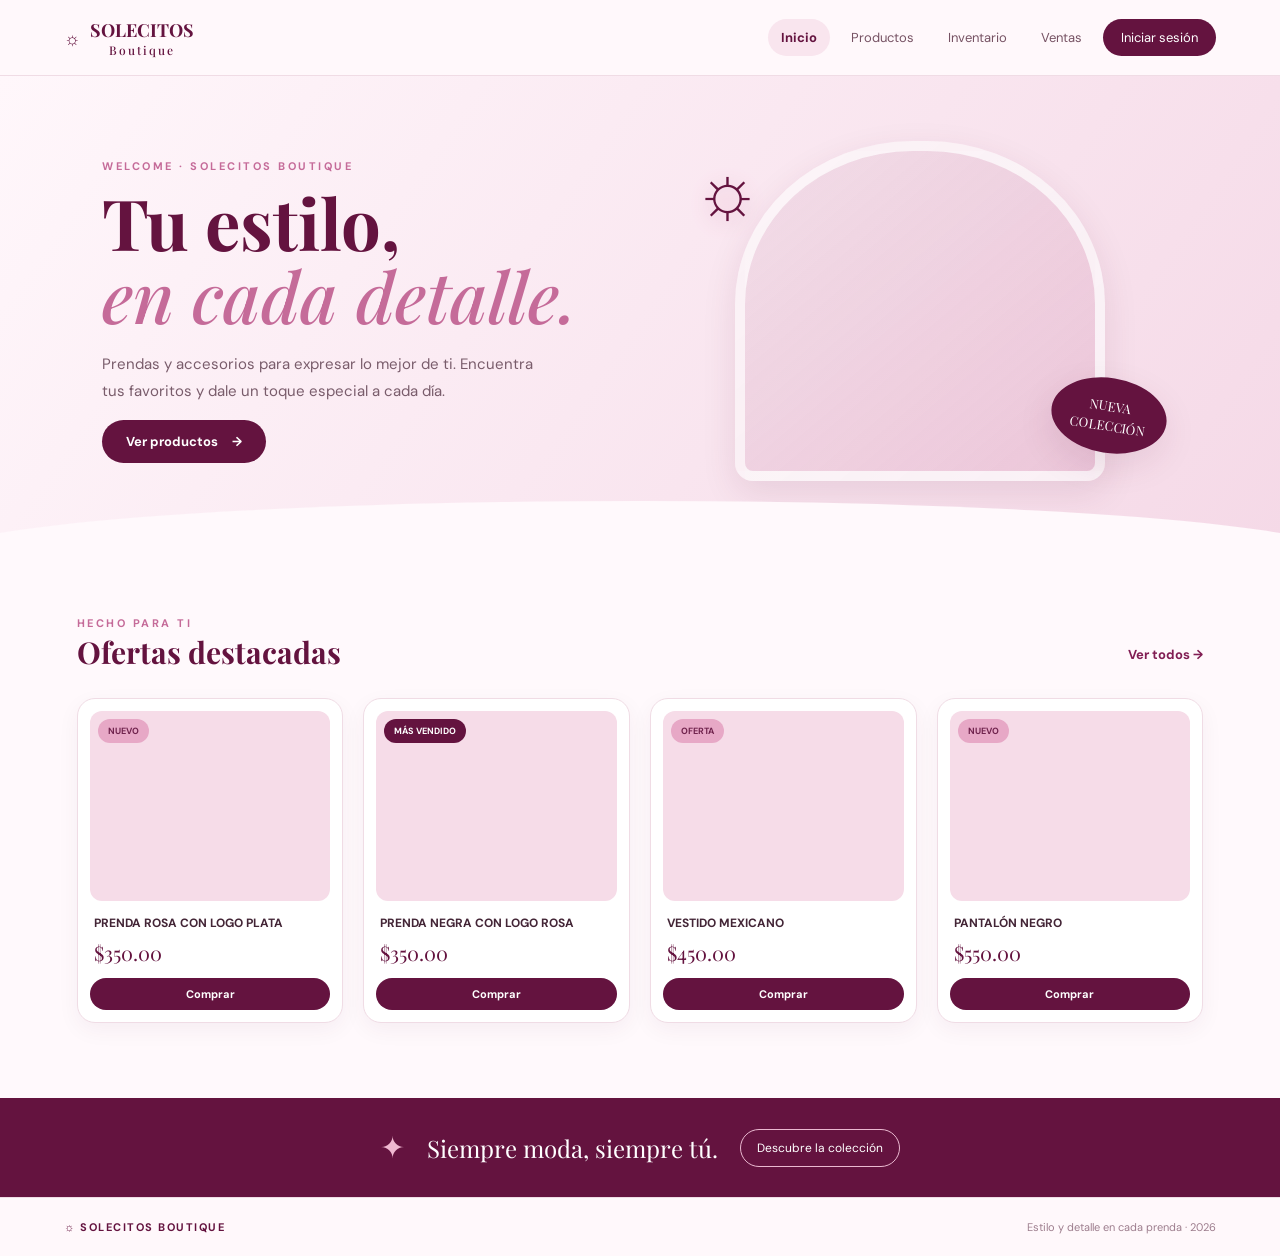
<file: index.html>
<!DOCTYPE html>
<html lang="es">
<head>
  <meta charset="UTF-8">
  <meta name="viewport" content="width=device-width, initial-scale=1.0">
  <title>Solecitos Boutique | Inicio</title>
  <link rel="stylesheet" href="css/estilos.css">
</head>
<body>
  <header class="topbar">
    <a class="mini-logo" href="index.html">☼ <span>SOLECITOS <small>Boutique</small></span></a>
    <nav class="top-nav">
      <a class="active" href="index.html">Inicio</a>
      <a href="productos.html">Productos</a>
      <a href="inventario.html">Inventario</a>
      <a href="ventas.html">Ventas</a>
      <a class="login-link" href="login.html">Iniciar sesión</a>
    </nav>
  </header>

  <main class="home-page">
    <section class="hero">
      <div class="hero-copy">
        <p class="eyebrow">WELCOME · SOLECITOS BOUTIQUE</p>
        <h1>Tu estilo,<br><em>en cada detalle.</em></h1>
        <p>Prendas y accesorios para expresar lo mejor de ti. Encuentra tus favoritos y dale un toque especial a cada día.</p>
        <a class="button" href="productos.html">Ver productos <span>→</span></a>
      </div>
      <div class="hero-art">
        <div class="sun-mark">☼</div>
        <div class="hero-image"></div>
        <div class="hero-sticker">NUEVA<br>COLECCIÓN</div>
      </div>
    </section>

    <section class="section-wrap">
      <div class="section-heading">
        <div><span class="eyebrow">HECHO PARA TI</span><h2>Ofertas destacadas</h2></div>
        <a class="text-link" href="productos.html">Ver todos →</a>
      </div>
      <div class="product-grid">
        <article class="product-card">
          <span class="tag">Nuevo</span><div class="product-photo photo-blusa"></div>
          <h3>Prenda rosa con logo plata</h3><p class="price">$350.00</p><a href="productos.html" class="small-button">Comprar</a>
        </article>
        <article class="product-card">
          <span class="tag tag-dark">Más vendido</span><div class="product-photo photo-negra"></div>
          <h3>Prenda negra con logo rosa</h3><p class="price">$350.00</p><a href="productos.html" class="small-button">Comprar</a>
        </article>
        <article class="product-card">
          <span class="tag">Oferta</span><div class="product-photo photo-vestido"></div>
          <h3>Vestido mexicano</h3><p class="price">$450.00</p><a href="productos.html" class="small-button">Comprar</a>
        </article>
        <article class="product-card">
          <span class="tag">Nuevo</span><div class="product-photo photo-pantalon"></div>
          <h3>Pantalón negro</h3><p class="price">$550.00</p><a href="productos.html" class="small-button">Comprar</a>
        </article>
      </div>
    </section>
    <section class="promo-band"><span>✦</span><p>Siempre moda, siempre tú.</p><a href="productos.html">Descubre la colección</a></section>
  </main>
  <footer class="footer"><span>☼ SOLECITOS BOUTIQUE</span><span>Estilo y detalle en cada prenda · 2026</span></footer>
</body>
</html>
</file>
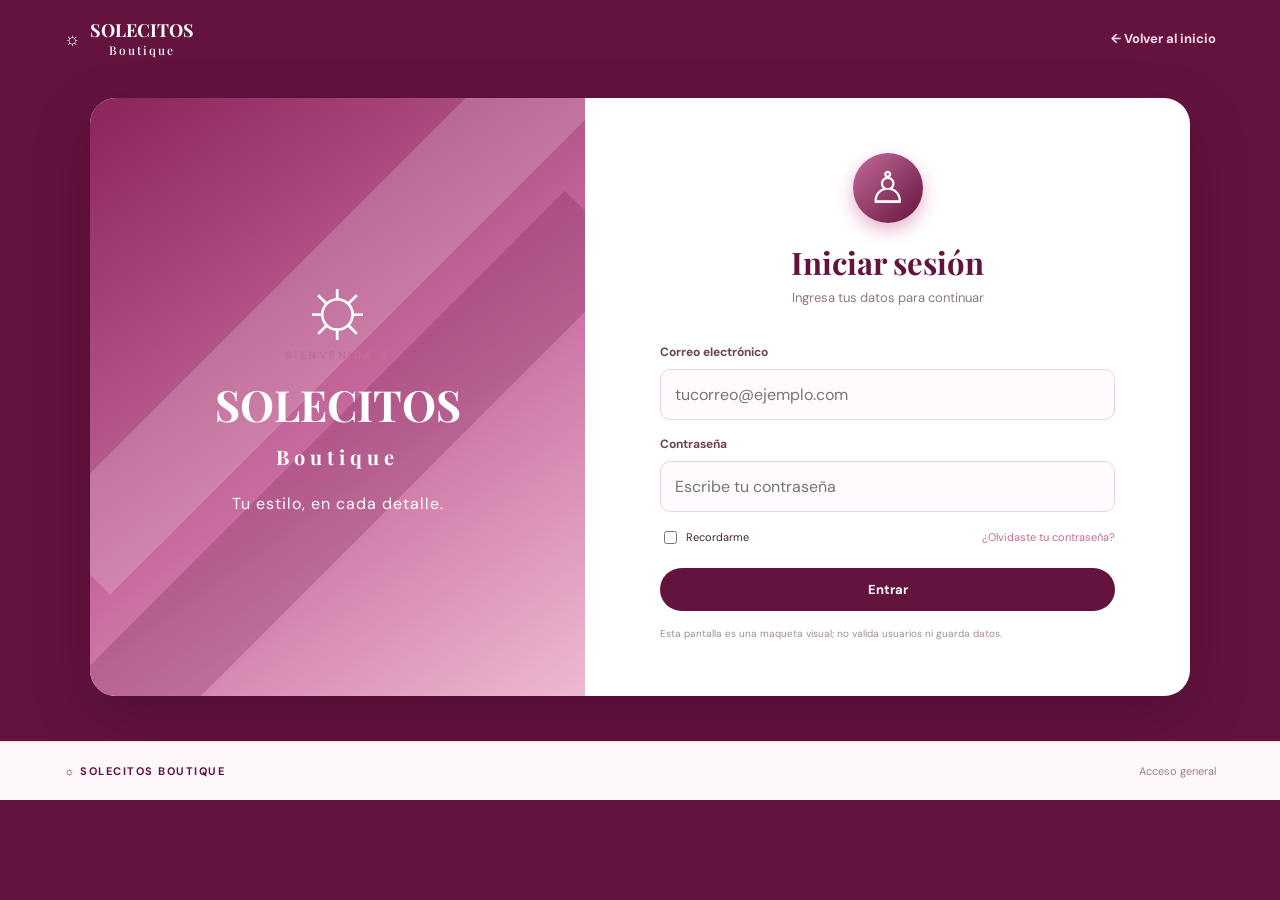
<file: login.html>
<!DOCTYPE html>
<html lang="es">
<head>
  <meta charset="UTF-8">
  <meta name="viewport" content="width=device-width, initial-scale=1.0">
  <title>Solecitos Boutique | Acceso</title>
  <link rel="stylesheet" href="css/estilos.css">
</head>
<body class="login-body">
  <header class="simple-header"><a class="mini-logo" href="index.html">☼ <span>SOLECITOS <small>Boutique</small></span></a><a class="text-link" href="index.html">← Volver al inicio</a></header>
  <main class="login-layout">
    <section class="login-decoration">
      <div class="decoration-sun">☼</div>
      <p class="eyebrow">BIENVENIDA A</p>
      <h1>SOLECITOS<br><small>Boutique</small></h1>
      <p>Tu estilo, en cada detalle.</p>
      <div class="ribbon ribbon-one"></div><div class="ribbon ribbon-two"></div>
    </section>
    <section class="login-panel">
      <div class="user-icon">♙</div>
      <h2>Iniciar sesión</h2>
      <p class="muted">Ingresa tus datos para continuar</p>
      <form action="#" method="get">
        <label for="email">Correo electrónico</label>
        <input id="email" name="email" type="email" placeholder="tucorreo@ejemplo.com" required>
        <label for="password">Contraseña</label>
        <input id="password" name="password" type="password" placeholder="Escribe tu contraseña" required>
        <div class="form-row"><label class="check-label"><input type="checkbox"> Recordarme</label><a href="#ayuda">¿Olvidaste tu contraseña?</a></div>
        <button class="button full-button" type="submit">Entrar</button>
      </form>
      <p class="login-note" id="ayuda">Esta pantalla es una maqueta visual; no valida usuarios ni guarda datos.</p>
    </section>
  </main>
  <footer class="footer"><span>☼ SOLECITOS BOUTIQUE</span><span>Acceso general</span></footer>
</body>
</html>
</file>
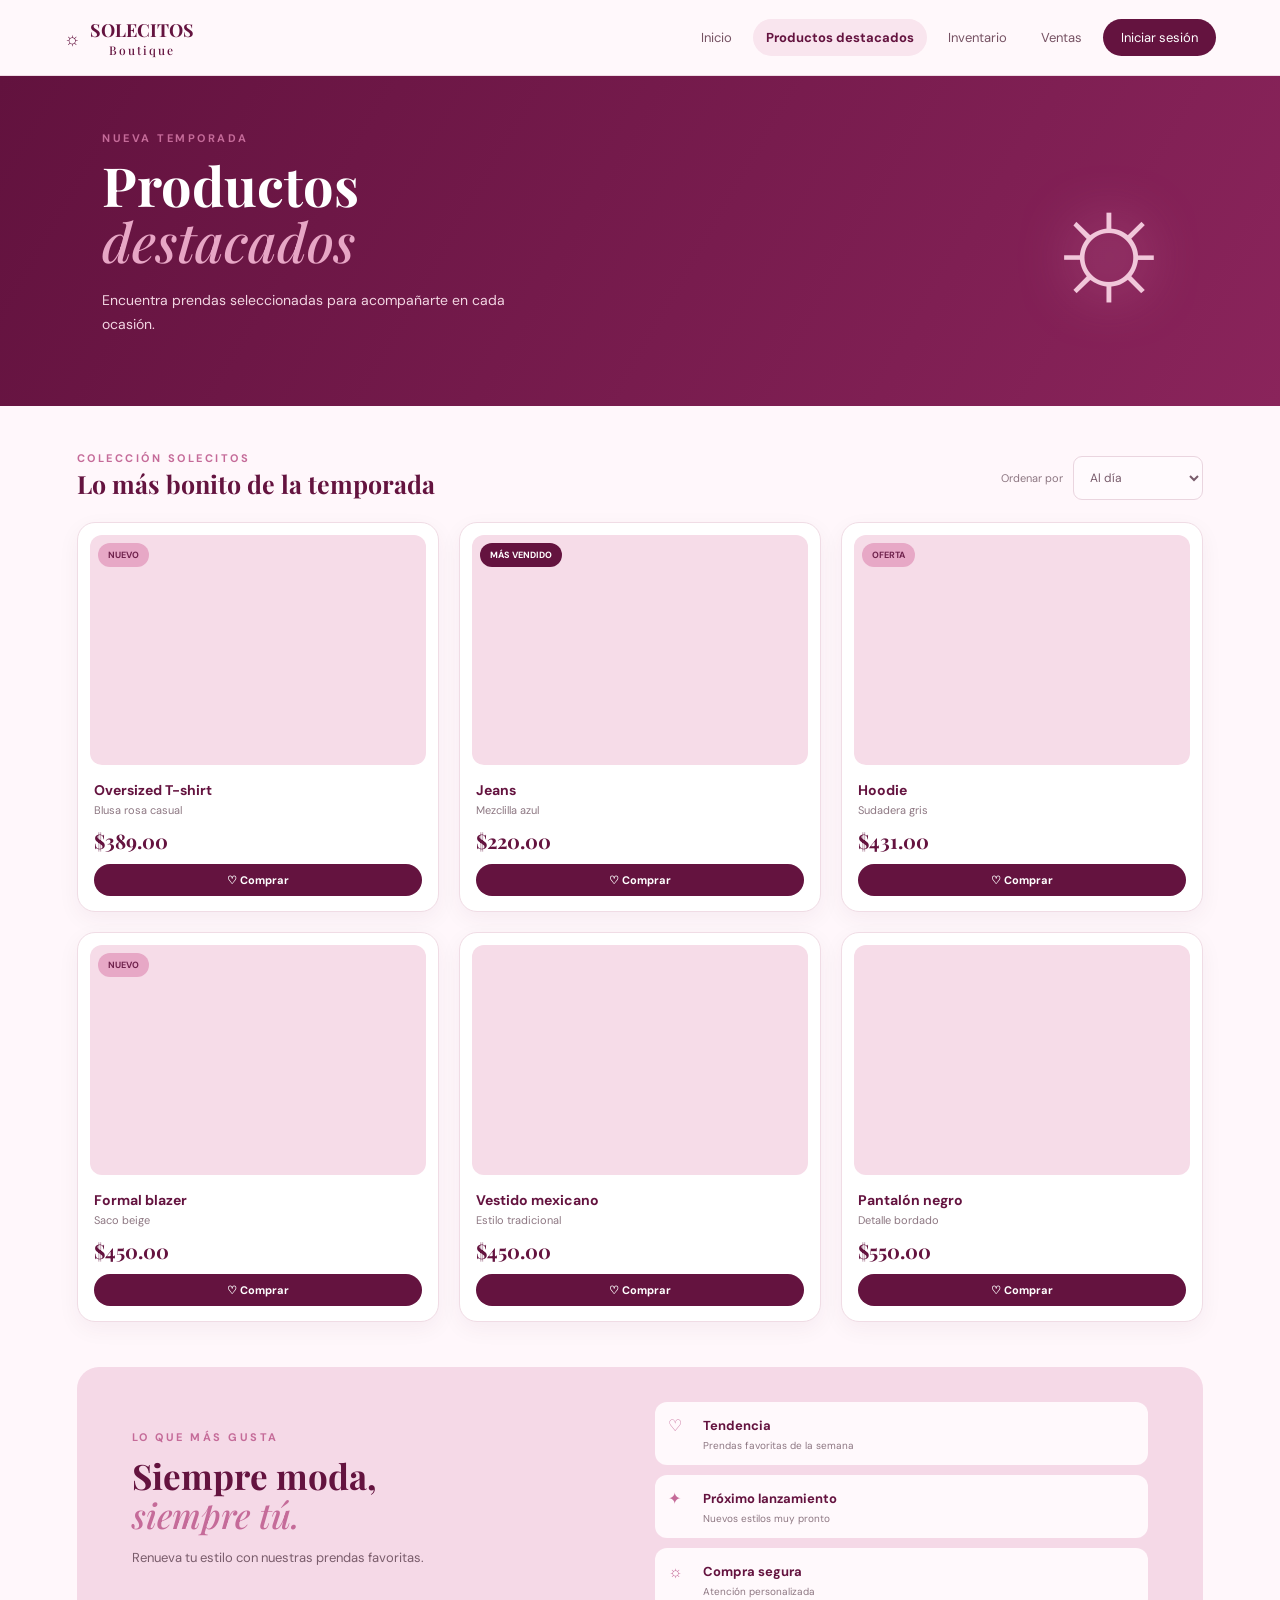
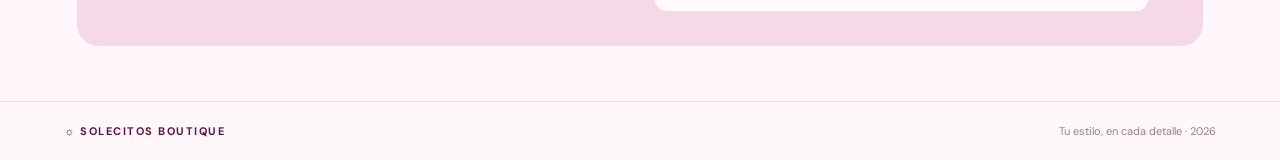
<file: productos.html>
<!DOCTYPE html>
<html lang="es">
<head>
  <meta charset="UTF-8">
  <meta name="viewport" content="width=device-width, initial-scale=1.0">
  <title>Solecitos Boutique | Productos destacados</title>
  <link rel="stylesheet" href="css/estilos.css">
</head>
<body class="catalog-body">
  <header class="topbar"><a class="mini-logo" href="index.html">☼ <span>SOLECITOS <small>Boutique</small></span></a><nav class="top-nav"><a href="index.html">Inicio</a><a class="active" href="productos.html">Productos destacados</a><a href="inventario.html">Inventario</a><a href="ventas.html">Ventas</a><a class="login-link" href="login.html">Iniciar sesión</a></nav></header>
  <main class="catalog-page">
    <section class="catalog-hero"><div><p class="eyebrow">NUEVA TEMPORADA</p><h1>Productos<br><em>destacados</em></h1><p>Encuentra prendas seleccionadas para acompañarte en cada ocasión.</p></div><div class="catalog-sun">☼</div></section>
    <div class="catalog-toolbar"><div><span class="eyebrow">COLECCIÓN SOLECITOS</span><h2>Lo más bonito de la temporada</h2></div><label>Ordenar por <select><option>Al día</option><option>Precio menor</option><option>Precio mayor</option></select></label></div>
    <div class="catalog-grid">
      <article class="catalog-card"><span class="tag">Nuevo</span><div class="catalog-photo photo-blusa"></div><div class="catalog-info"><h3>Oversized T-shirt</h3><p>Blusa rosa casual</p><strong>$389.00</strong><a href="login.html" class="small-button">♡ Comprar</a></div></article>
      <article class="catalog-card"><span class="tag tag-dark">Más vendido</span><div class="catalog-photo photo-jeans"></div><div class="catalog-info"><h3>Jeans</h3><p>Mezclilla azul</p><strong>$220.00</strong><a href="login.html" class="small-button">♡ Comprar</a></div></article>
      <article class="catalog-card"><span class="tag">Oferta</span><div class="catalog-photo photo-hoodie"></div><div class="catalog-info"><h3>Hoodie</h3><p>Sudadera gris</p><strong>$431.00</strong><a href="login.html" class="small-button">♡ Comprar</a></div></article>
      <article class="catalog-card"><span class="tag">Nuevo</span><div class="catalog-photo photo-blazer"></div><div class="catalog-info"><h3>Formal blazer</h3><p>Saco beige</p><strong>$450.00</strong><a href="login.html" class="small-button">♡ Comprar</a></div></article>
      <article class="catalog-card"><div class="catalog-photo photo-vestido"></div><div class="catalog-info"><h3>Vestido mexicano</h3><p>Estilo tradicional</p><strong>$450.00</strong><a href="login.html" class="small-button">♡ Comprar</a></div></article>
      <article class="catalog-card"><div class="catalog-photo photo-pantalon"></div><div class="catalog-info"><h3>Pantalón negro</h3><p>Detalle bordado</p><strong>$550.00</strong><a href="login.html" class="small-button">♡ Comprar</a></div></article>
    </div>
    <section class="trend-panel"><div><p class="eyebrow">LO QUE MÁS GUSTA</p><h2>Siempre moda,<br><em>siempre tú.</em></h2><p>Renueva tu estilo con nuestras prendas favoritas.</p></div><div class="trend-list"><div>♡ <strong>Tendencia</strong><span>Prendas favoritas de la semana</span></div><div>✦ <strong>Próximo lanzamiento</strong><span>Nuevos estilos muy pronto</span></div><div>☼ <strong>Compra segura</strong><span>Atención personalizada</span></div></div></section>
  </main>
  <footer class="footer"><span>☼ SOLECITOS BOUTIQUE</span><span>Tu estilo, en cada detalle · 2026</span></footer>
</body>
</html>
</file>
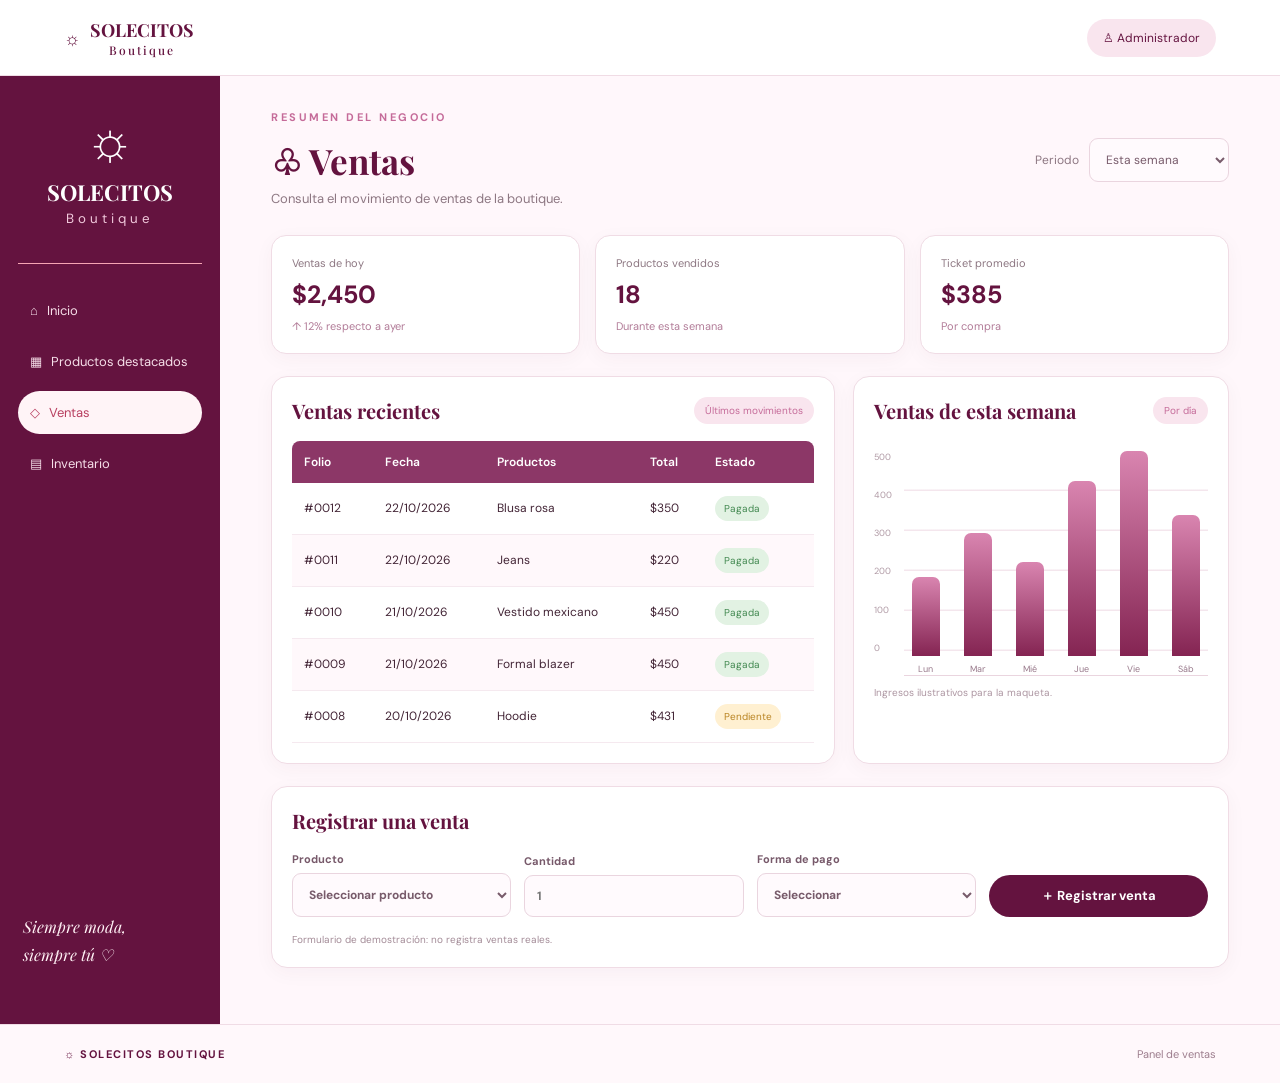
<file: ventas.html>
<!DOCTYPE html>
<html lang="es">
<head>
  <meta charset="UTF-8">
  <meta name="viewport" content="width=device-width, initial-scale=1.0">
  <title>Solecitos Boutique | Ventas</title>
  <link rel="stylesheet" href="css/estilos.css">
</head>
<body>
  <header class="dashboard-header"><a class="mini-logo" href="index.html">☼ <span>SOLECITOS <small>Boutique</small></span></a><a class="user-pill" href="login.html">♙ Administrador</a></header>
  <div class="dashboard">
    <aside class="sidebar sales-sidebar"><div class="sidebar-brand"><span class="big-sun">☼</span><h2>SOLECITOS</h2><small>Boutique</small></div><nav><a href="index.html">⌂ &nbsp; Inicio</a><a href="productos.html">▦ &nbsp; Productos destacados</a><a class="active" href="ventas.html">◇ &nbsp; Ventas</a><a href="inventario.html">▤ &nbsp; Inventario</a></nav><p class="sidebar-note">Siempre moda,<br>siempre tú ♡</p></aside>
    <main class="dashboard-main sales-main">
      <div class="page-title-row"><div><p class="eyebrow">RESUMEN DEL NEGOCIO</p><h1>♧ Ventas</h1><p class="muted">Consulta el movimiento de ventas de la boutique.</p></div><label class="date-label">Periodo <select><option>Esta semana</option><option>Este mes</option><option>Hoy</option></select></label></div>
      <div class="stats-grid sales-stats"><article class="stat-card"><span>Ventas de hoy</span><strong>$2,450</strong><small>↑ 12% respecto a ayer</small></article><article class="stat-card"><span>Productos vendidos</span><strong>18</strong><small>Durante esta semana</small></article><article class="stat-card"><span>Ticket promedio</span><strong>$385</strong><small>Por compra</small></article></div>
      <div class="sales-grid"><section class="table-card"><div class="table-heading"><h2>Ventas recientes</h2><span class="pill">Últimos movimientos</span></div><div class="table-scroll"><table><thead><tr><th>Folio</th><th>Fecha</th><th>Productos</th><th>Total</th><th>Estado</th></tr></thead><tbody><tr><td>#0012</td><td>22/10/2026</td><td>Blusa rosa</td><td>$350</td><td><span class="status normal">Pagada</span></td></tr><tr><td>#0011</td><td>22/10/2026</td><td>Jeans</td><td>$220</td><td><span class="status normal">Pagada</span></td></tr><tr><td>#0010</td><td>21/10/2026</td><td>Vestido mexicano</td><td>$450</td><td><span class="status normal">Pagada</span></td></tr><tr><td>#0009</td><td>21/10/2026</td><td>Formal blazer</td><td>$450</td><td><span class="status normal">Pagada</span></td></tr><tr><td>#0008</td><td>20/10/2026</td><td>Hoodie</td><td>$431</td><td><span class="status low">Pendiente</span></td></tr></tbody></table></div></section>
      <section class="chart-card"><div class="table-heading"><h2>Ventas de esta semana</h2><span class="pill">Por día</span></div><div class="chart"><div class="y-labels"><span>500</span><span>400</span><span>300</span><span>200</span><span>100</span><span>0</span></div><div class="chart-bars"><div class="bar-wrap"><div class="bar" style="height:35%"></div><span>Lun</span></div><div class="bar-wrap"><div class="bar" style="height:55%"></div><span>Mar</span></div><div class="bar-wrap"><div class="bar" style="height:42%"></div><span>Mié</span></div><div class="bar-wrap"><div class="bar" style="height:78%"></div><span>Jue</span></div><div class="bar-wrap"><div class="bar" style="height:92%"></div><span>Vie</span></div><div class="bar-wrap"><div class="bar" style="height:63%"></div><span>Sáb</span></div></div></div><p class="chart-caption">Ingresos ilustrativos para la maqueta.</p></section></div>
      <section class="form-card"><h2>Registrar una venta</h2><form class="inventory-form" action="#" method="get"><label>Producto<select><option>Seleccionar producto</option><option>Blusa rosa</option><option>Jeans</option><option>Vestido mexicano</option></select></label><label>Cantidad<input type="number" min="1" placeholder="1"></label><label>Forma de pago<select><option>Seleccionar</option><option>Efectivo</option><option>Tarjeta</option><option>Transferencia</option></select></label><button class="button" type="submit">＋ Registrar venta</button></form><p class="login-note">Formulario de demostración: no registra ventas reales.</p></section>
    </main>
  </div>
  <footer class="footer"><span>☼ SOLECITOS BOUTIQUE</span><span>Panel de ventas</span></footer>
</body>
</html>
</file>
<file: css/estilos.css>
@import url("https://fonts.googleapis.com/css2?family=DM+Sans:wght@400;500;600;700&family=Playfair+Display:wght@500;600;700&display=swap");
:root {
  --wine: #64133f;
  --wine2: #811d53;
  --pink: #c56b99;
  --rose: #e8b9cf;
  --pale: #fff5f9;
  --pale2: #f9e5ee;
  --coral: #ce7774;
  --ink: #432536;
  --muted: #8d7782;
  --white: #fff;
  --line: #f0dce5;
  --shadow: 0 12px 35px rgba(87, 20, 54, 0.1);
}
* {
  box-sizing: border-box;
}
html {
  scroll-behavior: smooth;
}
body {
  margin: 0;
  background: #fff9fc;
  color: var(--ink);
  font-family: "DM Sans", Arial, sans-serif;
}
a {
  color: inherit;
  text-decoration: none;
}
button,
input,
select {
  font: inherit;
}
.topbar,
.simple-header,
.dashboard-header {
  min-height: 76px;
  padding: 15px clamp(18px, 5vw, 70px);
  display: flex;
  align-items: center;
  justify-content: space-between;
  gap: 22px;
  background: #fff8fb;
  border-bottom: 1px solid var(--line);
}
.mini-logo {
  display: flex;
  align-items: center;
  gap: 9px;
  color: var(--wine);
  font-family: "Playfair Display", serif;
  font-weight: 700;
  font-size: 18px;
  white-space: nowrap;
}
.mini-logo:first-letter {
  font-size: 30px;
}
.mini-logo small {
  display: block;
  text-align: center;
  font-family: "Playfair Display", serif;
  font-size: 12px;
  font-weight: 500;
  letter-spacing: 2px;
}
.top-nav {
  display: flex;
  align-items: center;
  gap: 8px;
  flex-wrap: wrap;
}
.top-nav a {
  font-size: 13px;
  padding: 10px 13px;
  border-radius: 24px;
  color: #765263;
}
.top-nav a:hover,
.top-nav a.active {
  background: var(--pale2);
  color: var(--wine);
  font-weight: 700;
}
.top-nav .login-link {
  background: var(--wine);
  color: white;
  padding-inline: 18px;
}
.home-page {
  overflow: hidden;
}
.hero {
  min-height: 460px;
  padding: 65px clamp(22px, 8vw, 120px);
  display: grid;
  grid-template-columns: 1fr 1fr;
  gap: 45px;
  align-items: center;
  background: linear-gradient(125deg, #fff7fb 0%, #f5d9e7 100%);
  position: relative;
}
.hero:after {
  content: "";
  position: absolute;
  bottom: -65px;
  left: -5%;
  width: 110%;
  height: 110px;
  background: #fff9fc;
  border-radius: 50% 50% 0 0;
}
.hero-copy {
  position: relative;
  z-index: 1;
  max-width: 540px;
}
.eyebrow {
  font-size: 11px;
  letter-spacing: 2.5px;
  color: var(--pink);
  font-weight: 700;
  margin: 0 0 13px;
}
.hero h1,
.catalog-hero h1 {
  font-family: "Playfair Display", serif;
  font-size: clamp(42px, 5.5vw, 72px);
  line-height: 1.03;
  color: var(--wine);
  margin: 0 0 20px;
}
.hero h1 em,
.catalog-hero h1 em,
.trend-panel em {
  color: var(--pink);
  font-weight: 500;
}
.hero-copy > p:not(.eyebrow) {
  max-width: 450px;
  color: #795c6b;
  line-height: 1.8;
  font-size: 15px;
}
.button,
.small-button {
  display: inline-flex;
  align-items: center;
  justify-content: center;
  gap: 14px;
  border: 0;
  border-radius: 30px;
  background: var(--wine);
  color: #fff;
  padding: 13px 24px;
  font-size: 13px;
  font-weight: 700;
  cursor: pointer;
  transition: 0.2s;
}
.button:hover,
.small-button:hover {
  background: var(--pink);
  transform: translateY(-2px);
}
.hero-art {
  min-height: 320px;
  position: relative;
  display: flex;
  align-items: center;
  justify-content: center;
}
.hero-image {
  width: min(100%, 370px);
  height: 340px;
  border-radius: 48% 48% 18px 18px;
  background:
    linear-gradient(140deg, rgba(100, 19, 63, 0.05), rgba(197, 107, 153, 0.2)),
    url("https://images.unsplash.com/photo-1490481651871-ab68de25d43d?auto=format&fit=crop&w=900&q=85")
      center/cover;
  box-shadow: var(--shadow);
  border: 10px solid rgba(255, 255, 255, 0.7);
}
.sun-mark {
  position: absolute;
  z-index: 2;
  top: 2px;
  left: 6%;
  font-size: 74px;
  color: var(--wine);
  text-shadow: 0 5px 20px #e7b5cd;
}
.hero-sticker {
  position: absolute;
  right: 2%;
  bottom: 28px;
  background: var(--wine);
  color: #fff;
  padding: 18px 20px;
  border-radius: 50%;
  text-align: center;
  font-family: "Playfair Display", serif;
  font-size: 13px;
  line-height: 1.5;
  transform: rotate(9deg);
  box-shadow: var(--shadow);
}
.section-wrap {
  padding: 65px clamp(18px, 6vw, 85px) 75px;
  position: relative;
  z-index: 1;
}
.section-heading,
.catalog-toolbar,
.table-heading {
  display: flex;
  align-items: center;
  justify-content: space-between;
  gap: 20px;
}
.section-heading h2,
.catalog-toolbar h2 {
  font-family: "Playfair Display", serif;
  font-size: 30px;
  margin: 0 0 26px;
  color: var(--wine);
}
.text-link {
  font-size: 13px;
  color: var(--wine2);
  font-weight: 700;
}
.product-grid {
  display: grid;
  grid-template-columns: repeat(4, 1fr);
  gap: 20px;
}
.product-card,
.catalog-card {
  background: #fff;
  border: 1px solid var(--line);
  border-radius: 18px;
  padding: 12px;
  position: relative;
  box-shadow: 0 7px 22px rgba(87, 20, 54, 0.05);
  transition: 0.2s;
}
.product-card:hover,
.catalog-card:hover {
  transform: translateY(-4px);
  box-shadow: var(--shadow);
}
.tag {
  position: absolute;
  top: 20px;
  left: 20px;
  z-index: 2;
  background: #e7a8c6;
  color: #70234d;
  border-radius: 20px;
  padding: 6px 10px;
  text-transform: uppercase;
  font-size: 9px;
  font-weight: 700;
}
.tag-dark {
  background: var(--wine);
  color: white;
}
.product-photo,
.catalog-photo {
  height: 190px;
  border-radius: 12px;
  background-color: #f6dce8;
  background-size: cover;
  background-position: center;
}
.photo-blusa {
  background-image: url("https://images.unsplash.com/photo-1551163943-3f6a855d1153?auto=format&fit=crop&w=700&q=80");
}
.photo-negra {
  background-image: url("https://images.unsplash.com/photo-1564859228273-274232fdb516?auto=format&fit=crop&w=700&q=80");
}
.photo-vestido {
  background-image: url("https://images.unsplash.com/photo-1595777457583-95e059d581b8?auto=format&fit=crop&w=700&q=80");
}
.photo-pantalon {
  background-image: url("https://images.unsplash.com/photo-1541099649105-f69ad21f3246?auto=format&fit=crop&w=700&q=80");
}
.photo-jeans {
  background-image: url("https://images.unsplash.com/photo-1542272604-787c3835535d?auto=format&fit=crop&w=700&q=80");
}
.photo-hoodie {
  background-image: url("https://images.unsplash.com/photo-1556821840-3a63f95609a7?auto=format&fit=crop&w=700&q=80");
}
.photo-blazer {
  background-image: url("https://images.unsplash.com/photo-1591047139829-d91aecb6caea?auto=format&fit=crop&w=700&q=80");
}
.product-card h3 {
  text-transform: uppercase;
  font-size: 12px;
  line-height: 1.5;
  margin: 13px 4px 5px;
}
.price {
  font-family: "Playfair Display", serif;
  font-size: 20px;
  color: var(--wine);
  margin: 7px 4px 12px;
}
.small-button {
  padding: 9px 18px;
  font-size: 11px;
  width: 100%;
}
.promo-band {
  background: var(--wine);
  color: white;
  padding: 30px 10%;
  display: flex;
  align-items: center;
  justify-content: center;
  gap: 22px;
  flex-wrap: wrap;
}
.promo-band span {
  font-size: 30px;
  color: #f0b8d1;
}
.promo-band p {
  font-family: "Playfair Display", serif;
  font-size: 24px;
  margin: 0;
}
.promo-band a {
  border: 1px solid #eab9d0;
  border-radius: 25px;
  padding: 10px 16px;
  font-size: 12px;
}
.footer {
  padding: 22px clamp(18px, 5vw, 70px);
  display: flex;
  justify-content: space-between;
  gap: 15px;
  flex-wrap: wrap;
  color: #9d7d8d;
  font-size: 11px;
  background: #fff8fb;
  border-top: 1px solid var(--line);
}
.footer span:first-child {
  color: var(--wine);
  font-weight: 700;
  letter-spacing: 1.5px;
}
/* Acceso */
.login-body {
  background: var(--wine);
  min-height: 100vh;
}
.simple-header {
  background: transparent;
  border: 0;
  color: white;
}
.simple-header .mini-logo {
  color: white;
}
.simple-header .text-link {
  color: #f7dce9;
}
.login-layout {
  width: min(1100px, 92%);
  margin: 22px auto 45px;
  min-height: 560px;
  display: grid;
  grid-template-columns: 0.9fr 1.1fr;
  background: white;
  border-radius: 26px;
  overflow: hidden;
  box-shadow: 0 20px 55px rgba(30, 0, 18, 0.25);
}
.login-decoration {
  position: relative;
  overflow: hidden;
  padding: 55px 35px;
  background: linear-gradient(145deg, #8a245b, #c96da0 55%, #edb9d1);
  color: white;
  display: flex;
  flex-direction: column;
  justify-content: center;
  align-items: center;
  text-align: center;
}
.login-decoration:before,
.login-decoration:after {
  content: "";
  position: absolute;
  width: 150%;
  height: 100px;
  background: rgba(255, 255, 255, 0.17);
  transform: rotate(-45deg);
  left: -25%;
  top: 25%;
}
.login-decoration:after {
  top: 57%;
  background: rgba(100, 19, 63, 0.22);
}
.login-decoration > * {
  position: relative;
  z-index: 1;
}
.decoration-sun {
  font-size: 85px;
  line-height: 1;
}
.login-decoration h1 {
  font-family: "Playfair Display", serif;
  font-size: 43px;
  line-height: 1;
  margin: 8px;
}
.login-decoration h1 small {
  font-size: 20px;
  letter-spacing: 5px;
}
.login-decoration > p:last-of-type {
  letter-spacing: 1px;
}
.login-panel {
  padding: 55px clamp(25px, 6vw, 75px);
  align-self: center;
}
.user-icon {
  width: 70px;
  height: 70px;
  border-radius: 50%;
  display: grid;
  place-items: center;
  margin: auto;
  background: linear-gradient(135deg, var(--pink), var(--wine));
  color: white;
  font-size: 44px;
  box-shadow: 0 7px 18px #e6b4cd;
}
.login-panel h2 {
  text-align: center;
  color: var(--wine);
  font-family: "Playfair Display", serif;
  font-size: 31px;
  margin: 18px 0 5px;
}
.muted {
  color: var(--muted);
  font-size: 13px;
  line-height: 1.6;
}
.login-panel > .muted {
  text-align: center;
  margin: 0 0 28px;
}
.login-panel form {
  display: flex;
  flex-direction: column;
  gap: 9px;
}
.login-panel form > label {
  font-size: 12px;
  font-weight: 700;
  color: #684456;
  margin-top: 7px;
}
.login-panel input:not([type="checkbox"]) {
  width: 100%;
  padding: 14px;
  border: 1px solid #ead5df;
  border-radius: 10px;
  background: #fffafd;
  outline-color: var(--pink);
}
.form-row {
  display: flex;
  align-items: center;
  justify-content: space-between;
  gap: 12px;
  font-size: 11px;
  margin: 7px 0 12px;
}
.form-row a {
  color: var(--pink);
}
.check-label {
  display: flex;
  gap: 6px;
  align-items: center;
}
.full-button {
  width: 100%;
}
.login-note {
  font-size: 10px;
  line-height: 1.5;
  color: #a38b97;
  margin: 15px 0 0;
}
/* Paneles */
.dashboard-header {
  background: white;
}
.user-pill {
  font-size: 12px;
  color: var(--wine);
  background: var(--pale2);
  border-radius: 24px;
  padding: 11px 16px;
}
.dashboard {
  display: grid;
  grid-template-columns: 220px minmax(0, 1fr);
  min-height: calc(100vh - 130px);
}
.sidebar {
  background: linear-gradient(180deg, #64133f, #4c1031);
  color: white;
  padding: 30px 18px;
  display: flex;
  flex-direction: column;
}
.sidebar-brand {
  text-align: center;
  padding: 5px 0 35px;
  border-bottom: 1px solid #8d4168;
}
.big-sun {
  font-size: 54px;
  display: block;
  line-height: 1.1;
}
.sidebar-brand h2 {
  font-family: "Playfair Display", serif;
  font-size: 22px;
  margin: 7px 0 0;
}
.sidebar-brand small {
  letter-spacing: 4px;
  color: #f2cadd;
}
.sidebar nav {
  display: grid;
  gap: 8px;
  padding-top: 25px;
}
.sidebar nav a {
  padding: 13px 12px;
  border-radius: 25px;
  font-size: 13px;
  color: #f6dfe9;
}
.sidebar nav a:hover,
.sidebar nav a.active {
  background: #c56b99;
  color: white;
}
.sidebar-note {
  margin-top: auto;
  padding: 35px 5px 10px;
  color: #e7b6cd;
  font-family: "Playfair Display", serif;
  font-style: italic;
  line-height: 1.7;
}
.dashboard-main {
  padding: 34px clamp(18px, 4vw, 55px);
  min-width: 0;
  background: #fff9fc;
}
.page-title-row {
  display: flex;
  align-items: center;
  justify-content: space-between;
  gap: 20px;
  flex-wrap: wrap;
  margin-bottom: 25px;
}
.page-title-row h1 {
  font-family: "Playfair Display", serif;
  color: var(--wine);
  font-size: 35px;
  margin: 0 0 5px;
}
.page-title-row .muted {
  margin: 0;
}
.search {
  width: min(280px, 100%);
  border: 1px solid var(--line);
  background: white;
  border-radius: 25px;
  padding: 13px 17px;
  outline-color: var(--pink);
}
.stats-grid {
  display: grid;
  grid-template-columns: repeat(3, 1fr);
  gap: 15px;
  margin-bottom: 22px;
}
.stat-card {
  padding: 20px;
  background: white;
  border: 1px solid var(--line);
  border-radius: 15px;
  box-shadow: 0 5px 20px rgba(87, 20, 54, 0.04);
}
.stat-card span,
.stat-card small {
  display: block;
  color: var(--muted);
  font-size: 11px;
}
.stat-card strong {
  display: block;
  color: var(--wine);
  font-size: 28px;
  margin: 8px 0;
}
.stat-card small {
  color: #b27c98;
}
.warning-text {
  color: #d99a31 !important;
}
.danger-text {
  color: #d95c79 !important;
}
.success-text {
  color: #559a69 !important;
}
.table-card,
.form-card,
.chart-card {
  background: white;
  border: 1px solid var(--line);
  border-radius: 16px;
  padding: 20px;
  margin-bottom: 22px;
  box-shadow: 0 5px 20px rgba(87, 20, 54, 0.04);
  min-width: 0;
}
.table-heading {
  margin-bottom: 17px;
}
.table-heading h2,
.form-card h2 {
  font-family: "Playfair Display", serif;
  font-size: 20px;
  color: var(--wine);
  margin: 0;
}
.pill {
  font-size: 10px;
  color: var(--pink);
  background: var(--pale2);
  border-radius: 20px;
  padding: 7px 11px;
  white-space: nowrap;
}
.table-scroll {
  width: 100%;
  overflow-x: auto;
}
table {
  width: 100%;
  border-collapse: collapse;
  white-space: nowrap;
  font-size: 12px;
}
th {
  text-align: left;
  background: #8c3767;
  color: white;
  padding: 13px 12px;
  font-weight: 600;
}
th:first-child {
  border-radius: 8px 0 0 0;
}
th:last-child {
  border-radius: 0 8px 0 0;
}
td {
  padding: 13px 12px;
  border-bottom: 1px solid #f5e9ef;
}
tbody tr:nth-child(even) {
  background: #fff8fb;
}
.item-thumb {
  display: block;
  width: 35px;
  height: 35px;
  border-radius: 8px;
  background-size: cover;
  background-position: center;
  background-color: #f3d4e2;
}
.thumb-1 {
  background-image: url("https://images.unsplash.com/photo-1596462502278-27bfdc403348?auto=format&fit=crop&w=100&q=70");
}
.thumb-2 {
  background-image: url("https://images.unsplash.com/photo-1608248543803-ba4f8c70ae0b?auto=format&fit=crop&w=100&q=70");
}
.thumb-3 {
  background-image: url("https://images.unsplash.com/photo-1551163943-3f6a855d1153?auto=format&fit=crop&w=100&q=70");
}
.thumb-4 {
  background-image: url("https://images.unsplash.com/photo-1604654894610-df63bc536371?auto=format&fit=crop&w=100&q=70");
}
.thumb-5 {
  background-image: url("https://images.unsplash.com/photo-1608571423902-eed4a5ad8108?auto=format&fit=crop&w=100&q=70");
}
.thumb-6 {
  background-image: url("https://images.unsplash.com/photo-1610992015732-2449b76344bc?auto=format&fit=crop&w=100&q=70");
}
.category {
  display: inline-block;
  background: #f6e2ec;
  color: #985477;
  border-radius: 18px;
  padding: 6px 10px;
  font-size: 10px;
}
.status {
  display: inline-block;
  border-radius: 20px;
  padding: 6px 9px;
  font-size: 10px;
}
.status.normal {
  background: #e2f2e3;
  color: #438951;
}
.status.low {
  background: #fff0d1;
  color: #b98422;
}
.status.empty {
  background: #fde4e8;
  color: #c84d69;
}
.form-card h2 {
  margin-bottom: 18px;
}
.inventory-form {
  display: grid;
  grid-template-columns: repeat(4, minmax(0, 1fr));
  gap: 13px;
  align-items: end;
}
.inventory-form label {
  font-size: 11px;
  color: #77596a;
  font-weight: 700;
  display: flex;
  flex-direction: column;
  gap: 7px;
}
.inventory-form input,
.inventory-form select,
.date-label select,
.catalog-toolbar select {
  width: 100%;
  min-width: 0;
  border: 1px solid #ead5df;
  background: #fffafd;
  border-radius: 9px;
  padding: 12px;
  color: #785b6b;
  outline-color: var(--pink);
  font-size: 12px;
}
.inventory-form .button {
  padding: 12px 16px;
  white-space: nowrap;
}
.sales-sidebar {
  background: linear-gradient(180deg, #d77778, #e95e78);
}
.sales-sidebar .sidebar-brand {
  border-color: #f6a5b4;
}
.sales-sidebar .sidebar-note {
  color: #fff0f4;
}
.sales-sidebar nav a.active,
.sales-sidebar nav a:hover {
  background: #fff4f7;
  color: #b83f60;
}
.sales-main {
  background: #fff7fb;
}
.date-label {
  display: flex;
  align-items: center;
  gap: 10px;
  color: var(--muted);
  font-size: 12px;
}
.date-label select {
  width: 140px;
}
.sales-stats .stat-card strong {
  font-size: 25px;
}
.sales-grid {
  display: grid;
  grid-template-columns: 1.2fr 0.8fr;
  gap: 18px;
}
.chart-card {
  margin-bottom: 22px;
}
.chart {
  height: 235px;
  display: flex;
  gap: 12px;
  padding: 10px 0 0;
}
.y-labels {
  display: flex;
  flex-direction: column;
  justify-content: space-between;
  color: #b09aa5;
  font-size: 9px;
  padding-bottom: 22px;
}
.chart-bars {
  flex: 1;
  display: flex;
  align-items: flex-end;
  justify-content: space-around;
  gap: 8px;
  border-bottom: 1px solid #ead5df;
  background: repeating-linear-gradient(
    to bottom,
    transparent 0,
    transparent 38px,
    #f4e6ed 39px,
    #f4e6ed 40px
  );
}
.bar-wrap {
  height: 100%;
  display: flex;
  flex-direction: column;
  align-items: center;
  justify-content: flex-end;
  gap: 7px;
  flex: 1;
  font-size: 9px;
  color: #98798b;
}
.bar {
  width: min(28px, 75%);
  border-radius: 7px 7px 0 0;
  background: linear-gradient(180deg, #d985b0, #842452);
  min-height: 12px;
}
.chart-caption {
  font-size: 10px;
  color: #ad96a2;
  margin-bottom: 0;
}
/* Catálogo */
.catalog-body {
  background: #fff7fb;
}
.catalog-page {
  padding-bottom: 55px;
}
.catalog-hero {
  background: linear-gradient(120deg, #62123e, #8a245b);
  color: white;
  padding: 55px clamp(22px, 8vw, 110px);
  display: flex;
  justify-content: space-between;
  align-items: center;
  min-height: 280px;
  position: relative;
  overflow: hidden;
}
.catalog-hero h1 {
  color: white;
  font-size: 54px;
}
.catalog-hero h1 em {
  color: #e7a6c5;
}
.catalog-hero p:not(.eyebrow) {
  max-width: 430px;
  color: #f2d5e2;
  line-height: 1.7;
  font-size: 14px;
}
.catalog-sun {
  font-size: 150px;
  color: #f1c7da;
  text-shadow: 0 0 50px #c76c9b;
  z-index: 1;
}
.catalog-toolbar {
  padding: 40px clamp(18px, 6vw, 85px) 22px;
  align-items: end;
}
.catalog-toolbar h2 {
  font-size: 25px;
  margin-bottom: 0;
}
.catalog-toolbar label {
  font-size: 11px;
  color: var(--muted);
  display: flex;
  align-items: center;
  gap: 10px;
}
.catalog-toolbar select {
  width: 130px;
}
.catalog-grid {
  padding: 0 clamp(18px, 6vw, 85px);
  display: grid;
  grid-template-columns: repeat(3, 1fr);
  gap: 20px;
}
.catalog-card {
  padding: 12px;
}
.catalog-photo {
  height: 230px;
}
.catalog-info {
  padding: 8px 4px 3px;
}
.catalog-info h3 {
  font-size: 14px;
  color: var(--wine);
  margin: 8px 0 4px;
}
.catalog-info p {
  font-size: 11px;
  color: var(--muted);
  margin: 0 0 10px;
}
.catalog-info strong {
  display: block;
  font-family: "Playfair Display", serif;
  font-size: 20px;
  color: var(--wine);
  margin-bottom: 10px;
}
.trend-panel {
  margin: 45px clamp(18px, 6vw, 85px) 0;
  padding: 35px clamp(20px, 5vw, 55px);
  background: #f5d9e7;
  border-radius: 22px;
  display: grid;
  grid-template-columns: 1fr 1fr;
  gap: 30px;
  align-items: center;
}
.trend-panel h2 {
  font-family: "Playfair Display", serif;
  color: var(--wine);
  font-size: 35px;
  line-height: 1.1;
  margin: 0 0 10px;
}
.trend-panel p:not(.eyebrow) {
  color: #795c6b;
  font-size: 13px;
  line-height: 1.7;
}
.trend-list {
  display: grid;
  gap: 10px;
}
.trend-list div {
  display: grid;
  grid-template-columns: 35px 1fr;
  align-items: center;
  background: #fff9fc;
  border-radius: 12px;
  padding: 13px;
  color: var(--pink);
}
.trend-list strong {
  color: var(--wine);
  font-size: 13px;
}
.trend-list span {
  grid-column: 2;
  color: var(--muted);
  font-size: 10px;
  margin-top: 3px;
}
@media (max-width: 900px) {
  .topbar {
    align-items: flex-start;
    flex-direction: column;
  }
  .top-nav {
    width: 100%;
  }
  .hero {
    padding-top: 45px;
    grid-template-columns: 1fr 1fr;
    gap: 20px;
  }
  .product-grid {
    grid-template-columns: repeat(2, 1fr);
  }
  .dashboard {
    grid-template-columns: 180px minmax(0, 1fr);
  }
  .sidebar {
    padding: 25px 12px;
  }
  .dashboard-main {
    padding: 25px 18px;
  }
  .stats-grid {
    gap: 10px;
  }
  .stat-card {
    padding: 15px;
  }
  .sales-grid {
    grid-template-columns: 1fr;
  }
  .inventory-form {
    grid-template-columns: repeat(2, minmax(0, 1fr));
  }
  .catalog-grid {
    grid-template-columns: repeat(2, 1fr);
  }
}
@media (max-width: 600px) {
  .topbar,
  .simple-header,
  .dashboard-header {
    padding: 14px 17px;
  }
  .top-nav {
    gap: 4px;
  }
  .top-nav a {
    font-size: 11px;
    padding: 8px 9px;
  }
  .hero {
    grid-template-columns: 1fr;
    padding: 40px 23px 60px;
  }
  .hero h1 {
    font-size: 49px;
  }
  .hero-art {
    min-height: 280px;
  }
  .hero-image {
    height: 270px;
    width: 80%;
  }
  .sun-mark {
    left: 3%;
    font-size: 55px;
  }
  .section-wrap {
    padding: 45px 17px;
  }
  .section-heading {
    align-items: flex-start;
  }
  .section-heading h2 {
    font-size: 25px;
  }
  .product-grid {
    gap: 12px;
  }
  .product-photo {
    height: 155px;
  }
  .product-card {
    padding: 8px;
  }
  .product-card h3 {
    font-size: 10px;
  }
  .promo-band {
    gap: 12px;
    text-align: center;
  }
  .promo-band p {
    font-size: 20px;
  }
  .login-layout {
    grid-template-columns: 1fr;
    margin: 5px auto 30px;
  }
  .login-decoration {
    min-height: 230px;
    padding: 30px;
  }
  .login-decoration h1 {
    font-size: 32px;
  }
  .decoration-sun {
    font-size: 54px;
  }
  .login-panel {
    padding: 35px 25px;
  }
  .dashboard {
    grid-template-columns: 1fr;
  }
  .sidebar {
    padding: 13px 15px;
  }
  .sidebar-brand {
    display: none;
  }
  .sidebar nav {
    display: flex;
    flex-wrap: wrap;
    padding: 0;
    gap: 5px;
  }
  .sidebar nav a {
    font-size: 11px;
    padding: 10px;
  }
  .sidebar-note {
    display: none;
  }
  .dashboard-main {
    padding: 25px 13px;
  }
  .page-title-row h1 {
    font-size: 29px;
  }
  .stats-grid {
    grid-template-columns: 1fr;
  }
  .stat-card {
    padding: 13px 16px;
  }
  .stat-card strong {
    font-size: 24px;
    margin: 5px 0;
  }
  .table-card,
  .form-card,
  .chart-card {
    padding: 13px;
  }
  .table-heading h2,
  .form-card h2 {
    font-size: 17px;
  }
  .inventory-form {
    grid-template-columns: 1fr;
  }
  .sales-grid {
    grid-template-columns: 1fr;
  }
  .catalog-hero {
    padding: 40px 22px;
    min-height: 230px;
  }
  .catalog-hero h1 {
    font-size: 43px;
  }
  .catalog-sun {
    font-size: 80px;
  }
  .catalog-toolbar {
    padding: 30px 17px 18px;
    align-items: flex-start;
    flex-direction: column;
  }
  .catalog-toolbar h2 {
    font-size: 21px;
  }
  .catalog-grid {
    padding: 0 13px;
    gap: 12px;
  }
  .catalog-photo {
    height: 160px;
  }
  .catalog-card {
    padding: 8px;
  }
  .catalog-info h3 {
    font-size: 12px;
  }
  .catalog-info strong {
    font-size: 17px;
  }
  .catalog-info .small-button {
    padding: 8px;
  }
  .trend-panel {
    margin: 30px 13px 0;
    grid-template-columns: 1fr;
    padding: 25px 20px;
  }
  .trend-panel h2 {
    font-size: 30px;
  }
  .footer {
    font-size: 10px;
  }
  .simple-header .text-link {
    font-size: 11px;
  }
}
/* Busca esta regla en tu archivo CSS y reemplázala por esta: */
.sidebar {
  background: #64133f; /* Color exacto solicitado */
  color: white;
  padding: 30px 18px;
  display: flex;
  flex-direction: column;
}
</file>
